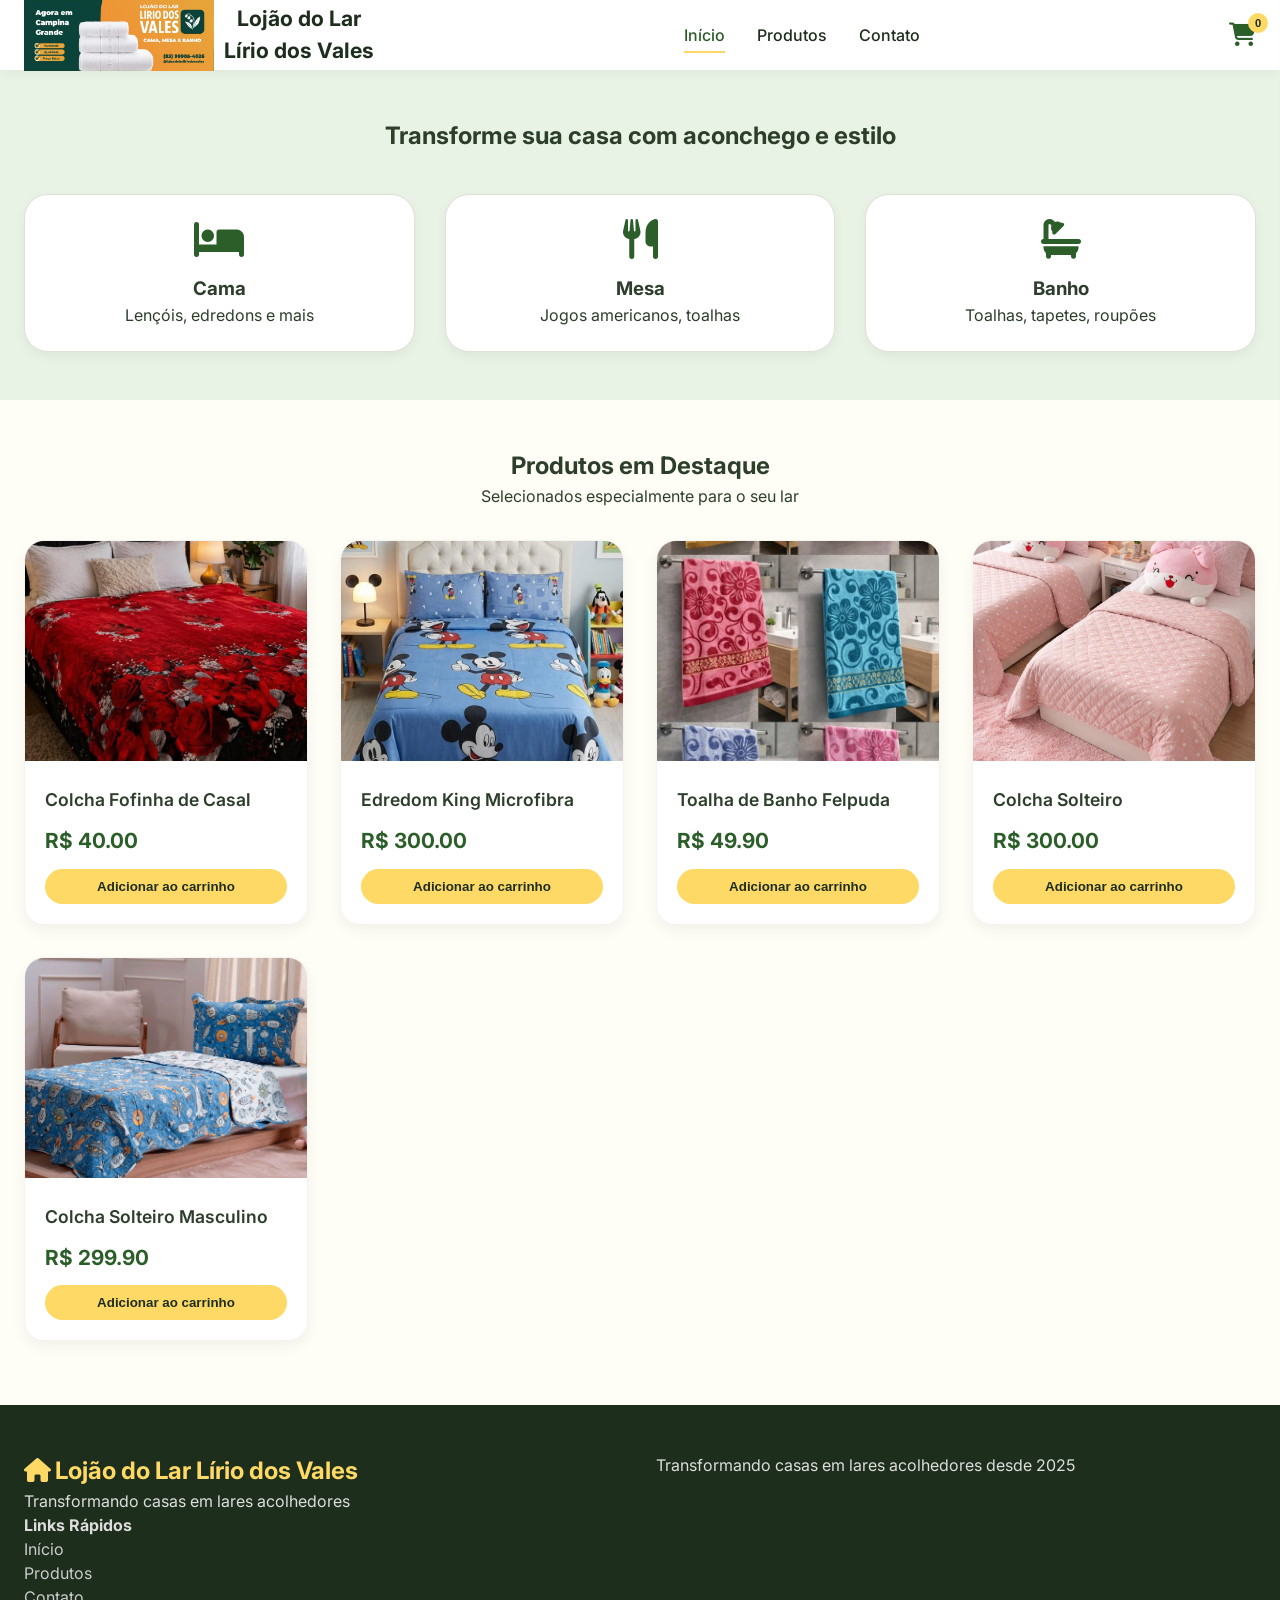
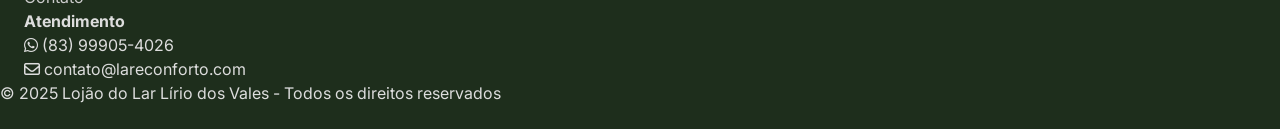
<file: index.html>
<!DOCTYPE html>
<html lang="pt-BR">
<head>
    <meta charset="UTF-8">
    <meta name="viewport" content="width=device-width, initial-scale=1.0, user-scalable=yes">
    <title>Lojão do Lar Lírio dos Vales</title> <!-- Título da página -->
    <link rel="stylesheet" href="style.css"> <!-- Link para o arquivo CSS -->
    <!-- Font Awesome para ícones -->
    <link rel="stylesheet" href="https://cdnjs.cloudflare.com/ajax/libs/font-awesome/6.4.0/css/all.min.css">
    <!-- Google Fonts -->
    <link href="https://fonts.googleapis.com/css2?family=Inter:opsz,wght@14..32,300;14..32,400;14..32,500;14..32,600;14..32,700&display=swap" rel="stylesheet">
</head>
<body>

    <!-- HEADER FIXO COM MENU -->
    <header class="header">
        <div class="container header-container">
            <div class="logo">
                <!-- Logo com texto estilizado (imagem simulada mas com design elegante) -->
                <div class="logo-icon">
                    <img src="imagem/img-logo.jpeg" alt="Lojão do Lar Lírio dos Vales" width="190">
                    
                    <span align="center"><h5>Lojão do Lar <br>Lírio dos Vales</h5></span> 
                </div>
            </div>

            <!-- Menu Desktop -->
            <nav class="nav-menu" id="navMenu"> <!-- Menu de navegação -->
                <ul> <!-- Lista de itens do menu -->
                    <li><a href="index.html" class="active">Início</a></li>
                    <li><a href="produtos.html">Produtos</a></li>
                    <li><a href="contato.html">Contato</a></li>
                </ul>
            </nav>

            <!-- Ícones de ação (carrinho e menu hambúrguer) -->
            <div class="header-actions"> <!-- Ações do cabeçalho -->
                <button class="cart-icon-btn" id="cartToggle"> <!-- Botão do carrinho -->
                    <i class="fas fa-shopping-cart"></i> <!-- Ícone do carrinho -->
                    <span class="cart-count" id="cartCount">0</span> <!-- Contador de itens no carrinho -->
                </button>
                <button class="mobile-menu-btn" id="mobileMenuBtn"> <!-- Botão do menu móvel -->
                    <i class="fas fa-bars"></i> <!-- Ícone do menu hambúrguer -->
                </button>
            </div>
        </div>

        <!-- Carrinho lateral (slide) -->
        <div class="cart-sidebar" id="cartSidebar"> <!-- Sidebar do carrinho -->
            <div class="cart-header"> <!-- Cabeçalho do carrinho -->
                <h3>Meu Carrinho</h3> <!-- Título do carrinho -->
                <button id="closeCartBtn"><i class="fas fa-times"></i></button> <!-- Botão para fechar o carrinho --> 
            </div>
            <div class="cart-items" id="cartItems"> <!-- Área onde os itens do carrinho serão listados -->
                <p class="empty-cart-msg">Seu carrinho está vazio</p> <!-- Mensagem exibida quando o carrinho está vazio -->
            </div>
            <div class="cart-footer"> <!-- Rodapé do carrinho -->
                <div class="cart-total"> <!-- Total do carrinho -->
                    <span>Total:</span> <!-- Rótulo do total -->
                    <span id="cartTotalPrice">R$ 0,00</span> <!-- Valor total do carrinho -->
                </div>
                <button class="btn-checkout">Finalizar Compra</button> <!-- Botão para finalizar a compra -->
                <!-- Dentro do elemento cart-sidebar, após os itens do carrinho -->
                <div id="paymentSection" style="display: none;">
                    <hr style="margin: 15px 0;">
                    <h3>Forma de Pagamento</h3>
                    
                    <div class="payment-methods">
                        <button id="btnCredit" class="payment-method-btn" data-method="credit">💳 Cartão de Crédito</button>
                        <button id="btnPix" class="payment-method-btn" data-method="pix">📱 Pix</button>
                    </div>
                    
                    <div id="creditCardForm" style="display: none;">
                        <div class="form-group">
                            <label>Número do Cartão</label>
                            <input type="text" id="cardNumber" placeholder="1234 5678 9012 3456" maxlength="19">
                        </div>
                        <div class="form-row">
                            <div class="form-group">
                                <label>Validade</label>
                                <input type="text" id="cardValidity" placeholder="MM/AA" maxlength="5">
                            </div>
                            <div class="form-group">
                                <label>CVV</label>
                                <input type="text" id="cardCvv" placeholder="123" maxlength="3">
                            </div>
                        </div>
                        <div class="form-group">
                            <label>Nome do Titular</label>
                            <input type="text" id="cardName" placeholder="Como está no cartão">
                        </div>
                    </div>
                    
                    <div id="pixSection" style="display: none;">
                        <div id="pixCode"></div>
                    </div>
                    
                    <div class="payment-total">
                        <strong>Total: </strong><span id="paymentTotal">R$ 0,00</span>
                    </div>
                    
                    <button id="btnFinalizar" class="btn-finalizar">✅ Finalizar Compra</button>
                </div>
            </div>
            
        </div>
        <div class="cart-overlay" id="cartOverlay"></div> <!-- Overlay para o carrinho (fundo escurecido) -->
    </header>

    <main> <!-- Conteúdo principal da página --> 
        <!-- BANNER PRINCIPAL CATEGORIAS -->
        <section class="hero-banner"> <!-- Seção do banner principal -->
            <div class="container"> <!-- Container para centralizar o conteúdo -->
                <h2>Transforme sua casa com aconchego e estilo</h2> <!-- Título do banner -->
                <div class="category-cards"> <!-- Cards de categorias -->
                    <div class="category-card" data-cat="cama"> <!-- Card da categoria "Cama" -->
                        <i class="fas fa-bed"></i> <!-- Ícone representando a categoria "Cama" -->
                        <h3>Cama</h3> <!-- Título da categoria -->
                        <p>Lençóis, edredons e mais</p>
                    </div>
                    <div class="category-card" data-cat="mesa"> <!-- Card da categoria "Mesa" -->
                        <i class="fas fa-utensils"></i>
                        <h3>Mesa</h3>
                        <p>Jogos americanos, toalhas</p>
                    </div>
                    <div class="category-card" data-cat="banho">
                        <i class="fas fa-bath"></i>
                        <h3>Banho</h3>
                        <p>Toalhas, tapetes, roupões</p>
                    </div>
                </div>
            </div>
        </section>

        <!-- PRODUTOS EM DESTAQUE -->
        <section class="featured-products">
            <div class="container">
                <div class="section-title">
                    <h2>Produtos em Destaque</h2>
                    <p>Selecionados especialmente para o seu lar</p>
                </div>
                <div class="products-grid" id="featuredGrid">
                    <!-- Os produtos serão inseridos via JS -->
                </div>
            </div>
        </section>
    </main>

    <footer class="footer"> <!-- Rodapé da página -->
        <div class="container"> <!-- Container para centralizar o conteúdo do rodapé -->
            <div class="footer-content"> <!-- Conteúdo do rodapé -->
                <div class="footer-logo"> <!-- Logo e descrição do rodapé -->
                    <i class="fas fa-home"></i> <!-- Ícone representando o lar -->
                    <span>Lojão do Lar Lírio dos Vales</span> <!-- Nome da loja -->
                    <p>Transformando casas em lares acolhedores</p> <!-- Slogan da loja -->
                </div>  
                    <p>Transformando casas em lares acolhedores desde 2025</p> <!-- Slogan atualizado com o ano de início da loja -->
                </div>
                <div class="footer-links"> <!-- Links rápidos do rodapé -->
                    <h4>Links Rápidos</h4>
                    <ul>
                        <li><a href="index.html">Início</a></li>
                        <li><a href="produtos.html">Produtos</a></li>
                        <li><a href="contato.html">Contato</a></li>
                    </ul>
                </div>
                <div class="footer-contact"> <!-- Informações de contato do rodapé -->
                    <h4>Atendimento</h4>
                    <p><i class="fab fa-whatsapp"></i> (83) 99905-4026</p>
                    <p><i class="far fa-envelope"></i> contato@lareconforto.com</p>
                </div>
            </div>
            <div class="footer-bottom"> <!-- Rodapé inferior com direitos autorais -->
                <p>&copy; 2025 Lojão do Lar Lírio dos Vales - Todos os direitos reservados</p>
            </div>
        </div>
    </footer>

    <script src="script.js"></script> <!-- Link para o arquivo JavaScript -->
    <script>
        // Carregar produtos em destaque na página inicial
        document.addEventListener('DOMContentLoaded', () => {
            if (typeof produtosDestaque !== 'undefined') {
                exibirProdutosGrid(produtosDestaque, 'featuredGrid');
            }
        });
    </script>
</body>
</html>
</file>
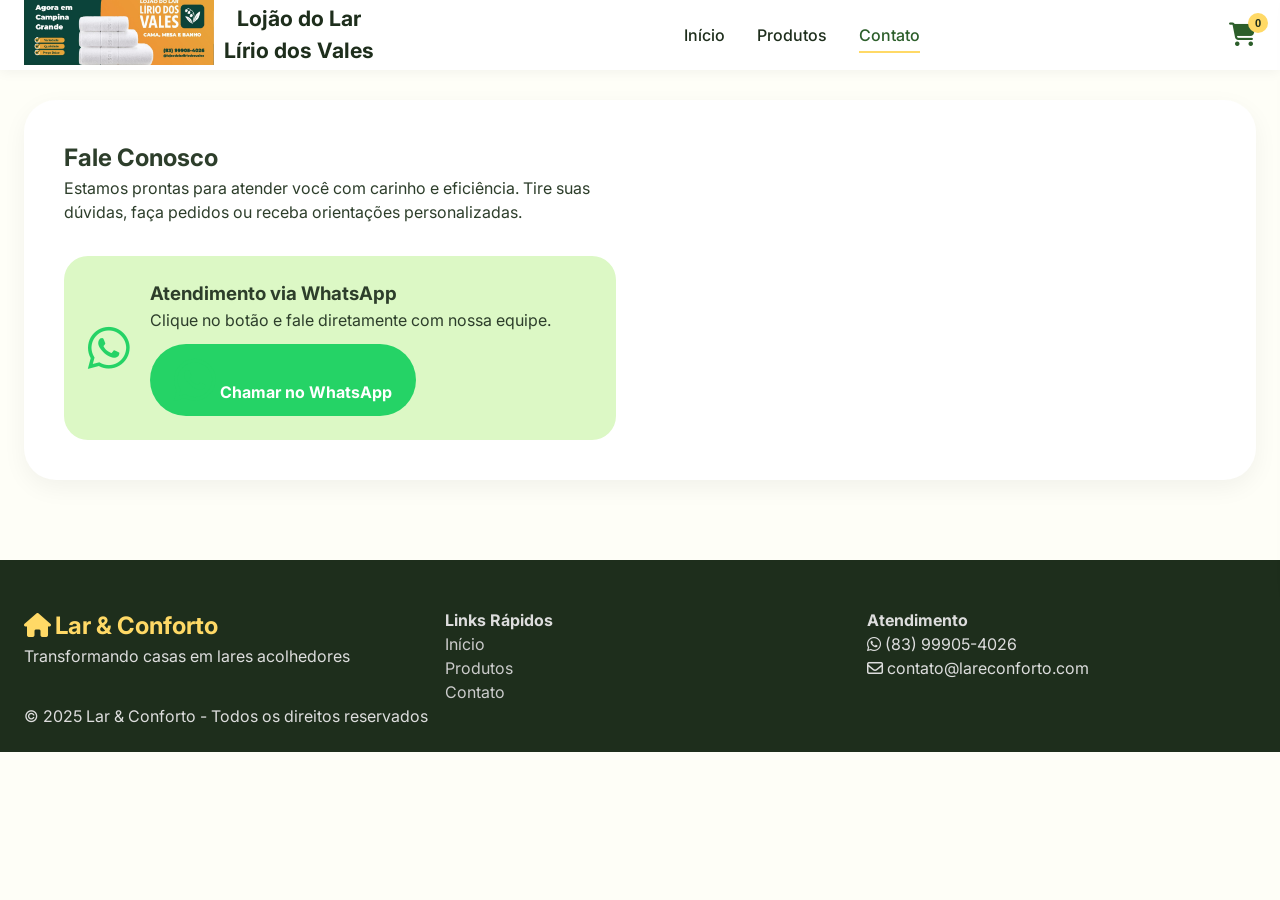
<file: contato.html>
<!DOCTYPE html>
<html lang="pt-BR">
<head>
    <meta charset="UTF-8">
    <meta name="viewport" content="width=device-width, initial-scale=1.0">
    <title>Contato - Lar & Conforto</title>
    <link rel="stylesheet" href="style.css">
    <link rel="stylesheet" href="https://cdnjs.cloudflare.com/ajax/libs/font-awesome/6.4.0/css/all.min.css">
    <link href="https://fonts.googleapis.com/css2?family=Inter:opsz,wght@14..32,300;14..32,400;14..32,500;14..32,600;14..32,700&display=swap" rel="stylesheet">
</head>
<body>

    <header class="header">
        <div class="container header-container">
            <div class="logo">
                <div class="logo-icon">
                    <a href="index.html">
                        <img src="imagem/img-logo.jpeg" alt="" width="190">
                    </a>
                    <span align="center"><h5>Lojão do Lar<br> Lírio dos Vales</h5></span>
                </div>
            </div>
            <nav class="nav-menu" id="navMenu">
                <ul>
                    <li><a href="index.html">Início</a></li>
                    <li><a href="produtos.html">Produtos</a></li>
                    <li><a href="contato.html" class="active">Contato</a></li>
                </ul>
            </nav>
            <div class="header-actions">
                <button class="cart-icon-btn" id="cartToggle">
                    <i class="fas fa-shopping-cart"></i>
                    <span class="cart-count" id="cartCount">0</span>
                </button>
                <button class="mobile-menu-btn" id="mobileMenuBtn">
                    <i class="fas fa-bars"></i>
                </button>
            </div>
        </div>
        <div class="cart-sidebar" id="cartSidebar">
            <div class="cart-header">
                <h3>Meu Carrinho</h3>
                <button id="closeCartBtn"><i class="fas fa-times"></i></button>
            </div>
            <div class="cart-items" id="cartItems">
                <p class="empty-cart-msg">Seu carrinho está vazio</p>
            </div>
            <div class="cart-footer">
                <div class="cart-total">
                    <span>Total:</span>
                    <span id="cartTotalPrice">R$ 0,00</span>
                </div>
                <button class="btn-checkout">Finalizar Compra</button>
            </div>
        </div>
        <div class="cart-overlay" id="cartOverlay"></div>
    </header>

    <main>
        <section class="contact-page">
            <div class="container">
                <div class="contact-wrapper">
                    <div class="contact-info">
                        <h2>Fale Conosco</h2>
                        <p>Estamos prontas para atender você com carinho e eficiência. Tire suas dúvidas, faça pedidos ou receba orientações personalizadas.</p>
                        <div class="whatsapp-box">
                            <i class="fab fa-whatsapp"></i>
                            <div>
                                <h3>Atendimento via WhatsApp</h3>
                                <p>Clique no botão e fale diretamente com nossa equipe.</p>
                                <a href="https://wa.me/message/SLEBVWDLNB5CP1" target="_blank" class="btn-whatsapp">
                                    <i class="fab fa-whatsapp"></i> Chamar no WhatsApp
                                </a>
                            </div>
                        </div>
                    </div>
                    
                </div>
            </div>
        </section>
    </main>

    <footer class="footer">
        <div class="container">
            <div class="footer-content">
                <div class="footer-logo">
                    <i class="fas fa-home"></i>
                    <span>Lar & Conforto</span>
                    <p>Transformando casas em lares acolhedores</p>
                </div>
                <div class="footer-links">
                    <h4>Links Rápidos</h4>
                    <ul>
                        <li><a href="index.html">Início</a></li>
                        <li><a href="produtos.html">Produtos</a></li>
                        <li><a href="contato.html">Contato</a></li>
                    </ul>
                </div>
                <div class="footer-contact">
                    <h4>Atendimento</h4>
                    <p><i class="fab fa-whatsapp"></i> (83) 99905-4026</p>
                    <p><i class="far fa-envelope"></i> contato@lareconforto.com</p>
                </div>
            </div>
            <div class="footer-bottom">
                <p>&copy; 2025 Lar & Conforto - Todos os direitos reservados</p>
            </div>
        </div>
    </footer>

    <script src="script.js"></script>
    <script>
        document.addEventListener('DOMContentLoaded', () => {
            initContactForm();
        });
    </script>
</body>
</html>
</file>
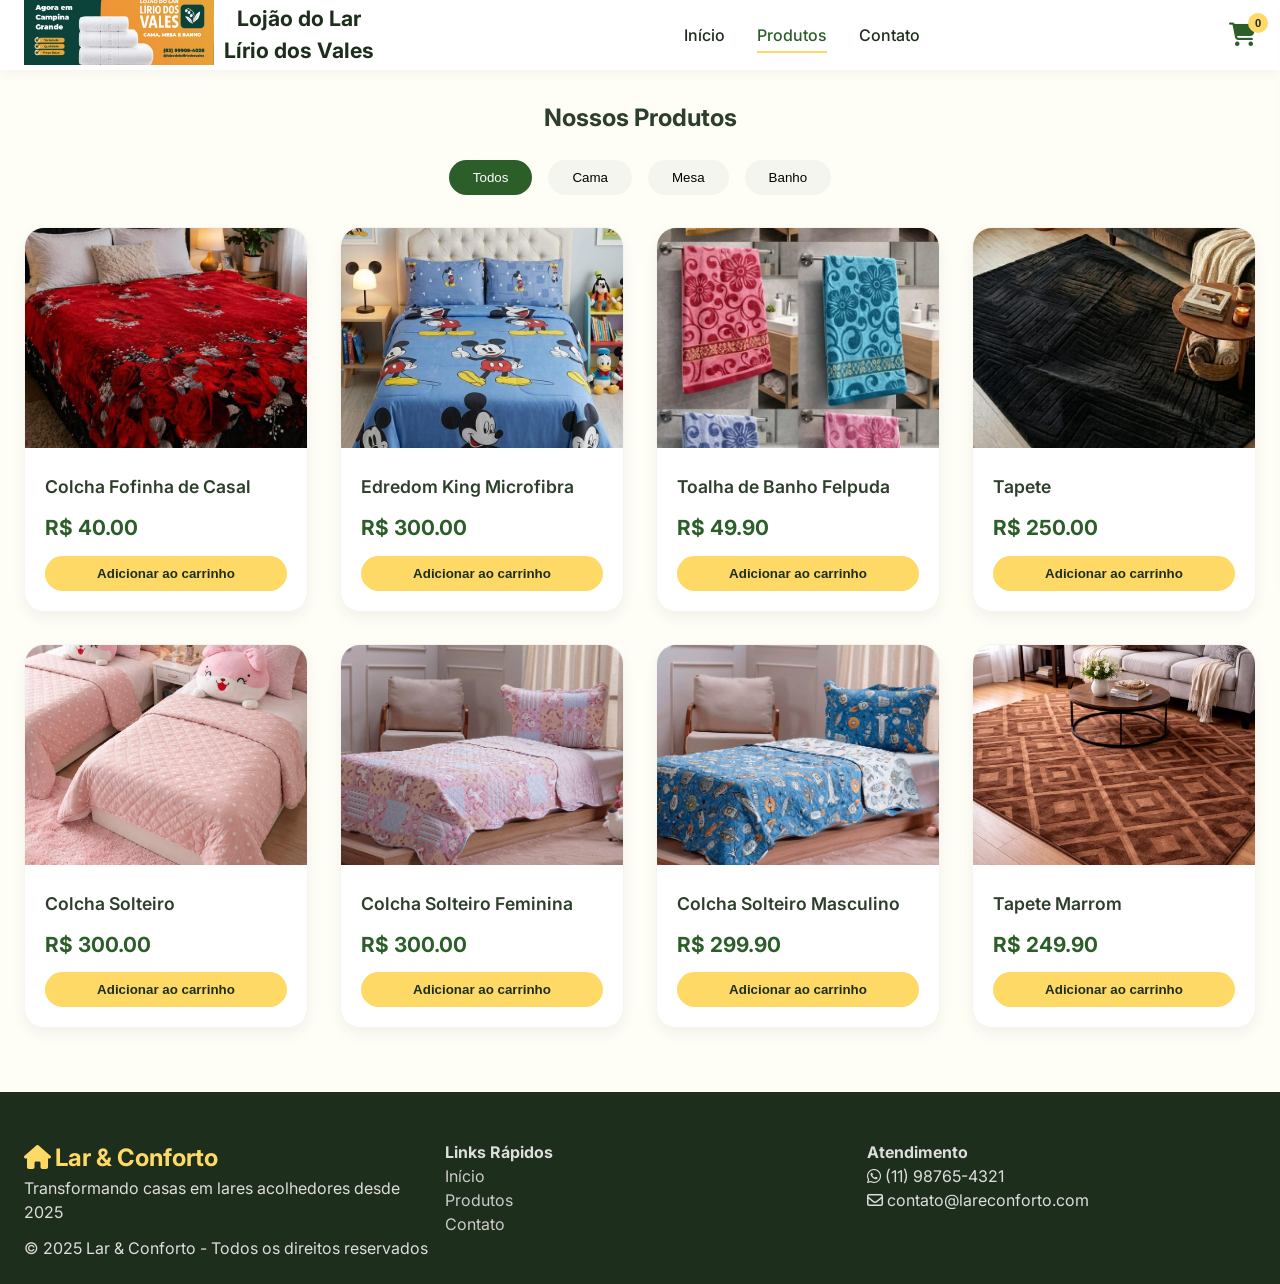
<file: produtos.html>
<!DOCTYPE html>
<html lang="pt-BR">
<head>
    <meta charset="UTF-8">
    <meta name="viewport" content="width=device-width, initial-scale=1.0">
    <title>Produtos - Lírio dos Vales</title>
    <link rel="stylesheet" href="style.css">
    <link rel="stylesheet" href="https://cdnjs.cloudflare.com/ajax/libs/font-awesome/6.4.0/css/all.min.css">
    <link href="https://fonts.googleapis.com/css2?family=Inter:opsz,wght@14..32,300;14..32,400;14..32,500;14..32,600;14..32,700&display=swap" rel="stylesheet">
</head>
<body>

    <header class="header">
        <div class="container header-container">
            <div class="logo">
                <div class="logo-icon">
                    
                    <a href="index.html">
                        <img src="imagem/img-logo.jpeg" alt="" width="190">
                    </a>
                    <span align="center"><h5>Lojão do Lar<br> Lírio dos Vales</h5></span>
                </div>
            </div>
            <nav class="nav-menu" id="navMenu">
                <ul>
                    <li><a href="index.html">Início</a></li>
                    <li><a href="produtos.html" class="active">Produtos</a></li>
                    <li><a href="contato.html">Contato</a></li>
                </ul>
            </nav>
            <div class="header-actions">
                <button class="cart-icon-btn" id="cartToggle">
                    <i class="fas fa-shopping-cart"></i>
                    <span class="cart-count" id="cartCount">0</span>
                </button>
                <button class="mobile-menu-btn" id="mobileMenuBtn">
                    <i class="fas fa-bars"></i>
                </button>
            </div>
        </div>
        <div class="cart-sidebar" id="cartSidebar">
            <div class="cart-header">
                <h3>Meu Carrinho</h3>
                <button id="closeCartBtn"><i class="fas fa-times"></i></button>
            </div>
            <div class="cart-items" id="cartItems">
                <p class="empty-cart-msg">Seu carrinho está vazio</p>
            </div>
            <div class="cart-footer">
                <div class="cart-total">
                    <span>Total:</span>
                    <span id="cartTotalPrice">R$ 0,00</span>
                </div>
                <button class="btn-checkout">Finalizar Compra</button>
            </div>
        </div>
        <div class="cart-overlay" id="cartOverlay"></div>
    </header>

    <main>
        <section class="products-page">
            <div class="container">
                <div class="products-header">
                    <h1>Nossos Produtos</h1>
                    <div class="filter-bar">
                        <button class="filter-btn active" data-filter="all">Todos</button>
                        <button class="filter-btn" data-filter="cama">Cama</button>
                        <button class="filter-btn" data-filter="mesa">Mesa</button>
                        <button class="filter-btn" data-filter="banho">Banho</button>
                    </div>
                </div>
                <div class="products-grid" id="allProductsGrid">
                    <!-- Produtos serão inseridos via JS -->
                </div>
            </div>
        </section>
    </main>

    <footer class="footer">
        <div class="container">
            <div class="footer-content">
                <div class="footer-logo">
                    <i class="fas fa-home"></i>
                    <span>Lar & Conforto</span>
                    <p>Transformando casas em lares acolhedores desde 2025</p>
                </div>
                <div class="footer-links">
                    <h4>Links Rápidos</h4>
                    <ul>
                        <li><a href="index.html">Início</a></li>
                        <li><a href="produtos.html">Produtos</a></li>
                        <li><a href="contato.html">Contato</a></li>
                    </ul>
                </div>
                <div class="footer-contact">
                    <h4>Atendimento</h4>
                    <p><i class="fab fa-whatsapp"></i> (11) 98765-4321</p>
                    <p><i class="far fa-envelope"></i> contato@lareconforto.com</p>
                </div>
            </div>
            <div class="footer-bottom">
                <p>&copy; 2025 Lar & Conforto - Todos os direitos reservados</p>
            </div>
        </div>
    </footer>

    <script src="script.js"></script>
    <script>
        document.addEventListener('DOMContentLoaded', () => {
            carregarTodosProdutos();
            initFiltros();
        });
    </script>
</body>
</html>
</file>
<file: style.css>
/* ===== RESET & BASE ===== */
* {
    margin: 0;
    padding: 0;
    box-sizing: border-box;
}

body {
    font-family: 'Inter', sans-serif;
    background-color: #fefef7;
    color: #2d3e2b;
    line-height: 1.5;
}

.container {
    max-width: 1280px;
    margin: 0 auto;
    padding: 0 24px;
}

/* ===== CORES ===== */
:root {
    --primary-green: #2c5e2a;
    --secondary-green: #4a7c48;
    --light-green: #e8f3e6;
    --white: #ffffff;
    --yellow-light: #fff3cd;
    --yellow-highlight: #ffd966;
    --gray-light: #f5f5f0;
    --gray-medium: #e0e0d6;
    --text-dark: #1e2e1c;
}

/* ===== HEADER FIXO ===== */
.header {
    position: fixed;
    top: 0;
    left: 0;
    width: 100%;
    background: var(--white);
    box-shadow: 0 2px 12px rgba(0,0,0,0.05);
    z-index: 1000;
    backdrop-filter: blur(2px);
}

span {
    font-size: 2 rem;
    color: var(--text-dark);
    font-weight: 800;
}

.header-container {
    display: flex;
    justify-content: space-between;
    align-items: center;
    padding: 16px 24px;
    height: 70px;
}

.logo-icon {
    display: flex;
    align-items: center;
    gap: 10px;
    font-size: 1.6rem;
    font-weight: 700;
    color: var(--primary-green);
}

.logo-icon i {
    font-size: 1.8rem;
    background: var(--yellow-highlight);
    padding: 8px;
    border-radius: 50%;
}

.nav-menu ul {
    display: flex;
    gap: 32px;
    list-style: none;
}

.nav-menu a {
    text-decoration: none;
    color: var(--text-dark);
    font-weight: 500;
    transition: 0.2s;
    padding: 6px 0;
    border-bottom: 2px solid transparent;
}

.nav-menu a:hover, .nav-menu a.active {
    color: var(--primary-green);
    border-bottom-color: var(--yellow-highlight);
}

.header-actions {
    display: flex;
    gap: 16px;
    align-items: center;
}

.cart-icon-btn, .mobile-menu-btn {
    background: none;
    border: none;
    font-size: 1.5rem;
    cursor: pointer;
    position: relative;
    color: var(--primary-green);
}

.cart-count {
    position: absolute;
    top: -8px;
    right: -12px;
    background: var(--yellow-highlight);
    color: var(--text-dark);
    font-size: 0.7rem;
    font-weight: bold;
    border-radius: 50%;
    width: 20px;
    height: 20px;
    display: flex;
    align-items: center;
    justify-content: center;
}

.mobile-menu-btn {
    display: none;
}

/* CARRINHO LATERAL */
.cart-sidebar {
    position: fixed;
    top: 0;
    right: -400px;
    width: 380px;
    height: 600px;
    background: var(--white);
    box-shadow: -4px 0 20px rgba(0,0,0,0.1);
    z-index: 1100;
    transition: right 0.3s ease;
    display: flex;
    flex-direction: column;
}

.cart-sidebar.open {
    right: 0;
}

.cart-overlay {
    position: fixed;
    top: 0;
    left: 0;
    width: 100%;
    height: 100%;
    background: rgba(0,0,0,0.4);
    z-index: 1050;
    display: none;
}

.cart-overlay.active {
    display: block;
}

.cart-header {
    display: flex;
    justify-content: space-between;
    padding: 20px;
    border-bottom: 1px solid var(--gray-medium);
}

.cart-items {
    flex: 1;
    overflow-y: auto;
    padding: 20px;
}

.cart-item {
    display: flex;
    gap: 12px;
    margin-bottom: 20px;
    padding-bottom: 12px;
    border-bottom: 1px solid var(--gray-light);
}

.cart-item img {
    width: 60px;
    height: 60px;
    object-fit: cover;
    border-radius: 8px;
}

.cart-item-details h4 {
    font-size: 0.9rem;
}

.cart-footer {
    padding: 20px;
    border-top: 1px solid var(--gray-medium);
}

.cart-total {
    display: flex;
    justify-content: space-between;
    font-weight: bold;
    margin-bottom: 16px;
}

.btn-checkout {
    width: 100%;
    background: var(--primary-green);
    color: white;
    border: none;
    padding: 12px;
    border-radius: 40px;
    font-weight: 600;
    cursor: pointer;
    transition: 0.2s;
}

.btn-checkout:hover {
    background: var(--secondary-green);
}

/* BANNER E CATEGORIAS */
.hero-banner {
    margin-top: 70px;
    background: var(--light-green);
    padding: 48px 0;
    text-align: center;
}

.category-cards {
    display: flex;
    gap: 30px;
    justify-content: center;
    flex-wrap: wrap;
    margin-top: 40px;
}

.category-card {
    background: var(--white);
    border-radius: 24px;
    padding: 24px 32px;
    text-align: center;
    flex: 1;
    min-width: 160px;
    cursor: pointer;
    transition: all 0.3s;
    box-shadow: 0 4px 12px rgba(0,0,0,0.05);
    border: 1px solid var(--gray-medium);
}

.category-card:hover {
    transform: translateY(-8px);
    background: var(--yellow-light);
    border-color: var(--yellow-highlight);
}

.category-card i {
    font-size: 2.5rem;
    color: var(--primary-green);
    margin-bottom: 16px;
}

/* PRODUTOS GRID */
.section-title {
    text-align: center;
    margin: 48px 0 32px;
}

.products-grid {
    display: grid;
    grid-template-columns: repeat(auto-fill, minmax(260px, 1fr));
    gap: 32px;
    margin-bottom: 64px;
}

.product-card {
    background: var(--white);
    border-radius: 20px;
    overflow: hidden;
    transition: all 0.3s;
    box-shadow: 0 6px 14px rgba(0,0,0,0.05);
    border: 1px solid var(--gray-light);
}

.product-card:hover {
    transform: translateY(-6px);
    box-shadow: 0 14px 28px rgba(0,0,0,0.1);
    border-color: var(--yellow-highlight);
}

.product-img {
    width: 100%;
    height: 220px;
    object-fit: cover;
    background: var(--gray-light);
}

.product-info {
    padding: 20px;
}

.product-title {
    font-size: 1.1rem;
    font-weight: 600;
    margin-bottom: 8px;
}

.product-price {
    font-size: 1.3rem;
    font-weight: 700;
    color: var(--primary-green);
    margin: 12px 0;
}

.btn-add-cart {
    background: var(--yellow-highlight);
    color: var(--text-dark);
    border: none;
    width: 100%;
    padding: 10px;
    border-radius: 40px;
    font-weight: 600;
    cursor: pointer;
    transition: 0.2s;
}

.btn-add-cart:hover {
    background: #ffcd5c;
    transform: scale(0.98);
}

/* PÁGINA DE PRODUTOS FILTRO */
.products-header {
    margin: 100px 0 32px 0;
    text-align: center;
}

.filter-bar {
    display: flex;
    justify-content: center;
    gap: 16px;
    margin-top: 24px;
    flex-wrap: wrap;
}

.filter-btn {
    background: var(--gray-light);
    border: none;
    padding: 10px 24px;
    border-radius: 40px;
    cursor: pointer;
    font-weight: 500;
    transition: 0.2s;
}

.filter-btn.active, .filter-btn:hover {
    background: var(--primary-green);
    color: white;
}

/* CONTATO */
.contact-page {
    margin-top: 100px;
    margin-bottom: 80px;
}

.contact-wrapper {
    display: grid;
    grid-template-columns: 1fr 1fr;
    gap: 48px;
    background: var(--white);
    border-radius: 32px;
    padding: 40px;
    box-shadow: 0 8px 24px rgba(0,0,0,0.05);
}

.whatsapp-box {
    background: #dcf8c5;
    padding: 24px;
    border-radius: 24px;
    display: flex;
    gap: 20px;
    margin-top: 32px;
    align-items: center;
}

.whatsapp-box i {
    font-size: 3rem;
    color: #25D366;
}

.btn-whatsapp {
    display: inline-block;
    background: #25D366;
    color: white;
    padding: 12px 24px;
    border-radius: 40px;
    text-decoration: none;
    margin-top: 12px;
    font-weight: bold;
}

.form-group {
    margin-bottom: 20px;
}

.form-group input, .form-group textarea {
    width: 100%;
    padding: 12px;
    border: 1px solid var(--gray-medium);
    border-radius: 12px;
    font-family: inherit;
}

.error-message {
    color: #d9534f;
    font-size: 0.8rem;
    display: block;
    margin-top: 5px;
}

.success-msg {
    background: #d4edda;
    color: #155724;
    padding: 12px;
    border-radius: 12px;
    margin-top: 16px;
    text-align: center;
}

.btn-submit {
    background: var(--primary-green);
    color: white;
    border: none;
    padding: 12px 24px;
    border-radius: 40px;
    width: 100%;
    font-weight: bold;
    cursor: pointer;
}

/* FOOTER */
.footer {
    background: #1e2e1c;
    color: #ddd;
    padding: 48px 0 24px;
    margin-top: 40px;
}

.footer-content {
    display: grid;
    grid-template-columns: repeat(auto-fit, minmax(220px, 1fr));
    gap: 32px;
}

.footer-logo i, .footer-logo span {
    color: var(--yellow-highlight);
    font-weight: bold;
    font-size: 1.5rem;
}

.footer-links ul {
    list-style: none;
}

.footer-links a {
    color: #ccc;
    text-decoration: none;
}

/* RESPONSIVO */
@media (max-width: 768px) {
    .mobile-menu-btn {
        display: block;
    }
    .nav-menu {
        position: absolute;
        top: 70px;
        left: -100%;
        width: 70%;
        background: white;
        box-shadow: 2px 4px 12px rgba(0,0,0,0.1);
        transition: left 0.3s;
        padding: 24px;
        border-radius: 0 16px 16px 0;
    }
    .nav-menu.open {
        left: 0;
    }
    .nav-menu ul {
        flex-direction: column;
        gap: 20px;
    }
    .contact-wrapper {
        grid-template-columns: 1fr;
    }
    .cart-sidebar {
        width: 90%;
    }
}
/* Estilos para pagamento */
.payment-methods {
    display: flex;
    gap: 10px;
    margin: 15px 0;
}

.payment-method-btn {
    flex: 1;
    padding: 10px;
    border: 2px solid #ddd;
    background: white;
    border-radius: 8px;
    cursor: pointer;
    font-size: 0.9rem;
    transition: all 0.3s;
}

.payment-method-btn.active {
    border-color: #8B0000;
    background: #8B0000;
    color: white;
}

.form-group {
    margin-bottom: 12px;
}

.form-group label {
    display: block;
    margin-bottom: 5px;
    font-size: 0.8rem;
    color: #555;
}

.form-group input {
    width: 100%;
    padding: 8px;
    border: 1px solid #ddd;
    border-radius: 6px;
    font-size: 0.9rem;
}

.form-row {
    display: flex;
    gap: 10px;
}

.form-row .form-group {
    flex: 1;
}

.payment-total {
    margin: 15px 0;
    text-align: right;
    font-size: 1.1rem;
    padding-top: 10px;
    border-top: 1px solid #eee;
}

.btn-finalizar {
    width: 100%;
    padding: 12px;
    background: #28a745;
    color: white;
    border: none;
    border-radius: 8px;
    font-size: 1rem;
    font-weight: bold;
    cursor: pointer;
    margin-top: 10px;
    transition: background 0.3s;
}

.btn-finalizar:hover {
    background: #218838;
}

.pix-code-box {
    text-align: center;
    padding: 15px;
    background: #f8f9fa;
    border-radius: 8px;
    margin: 10px 0;
}

.btn-copiar-pix {
    margin-top: 10px;
    padding: 8px 16px;
    background: #8B0000;
    color: white;
    border: none;
    border-radius: 6px;
    cursor: pointer;
}
</file>
